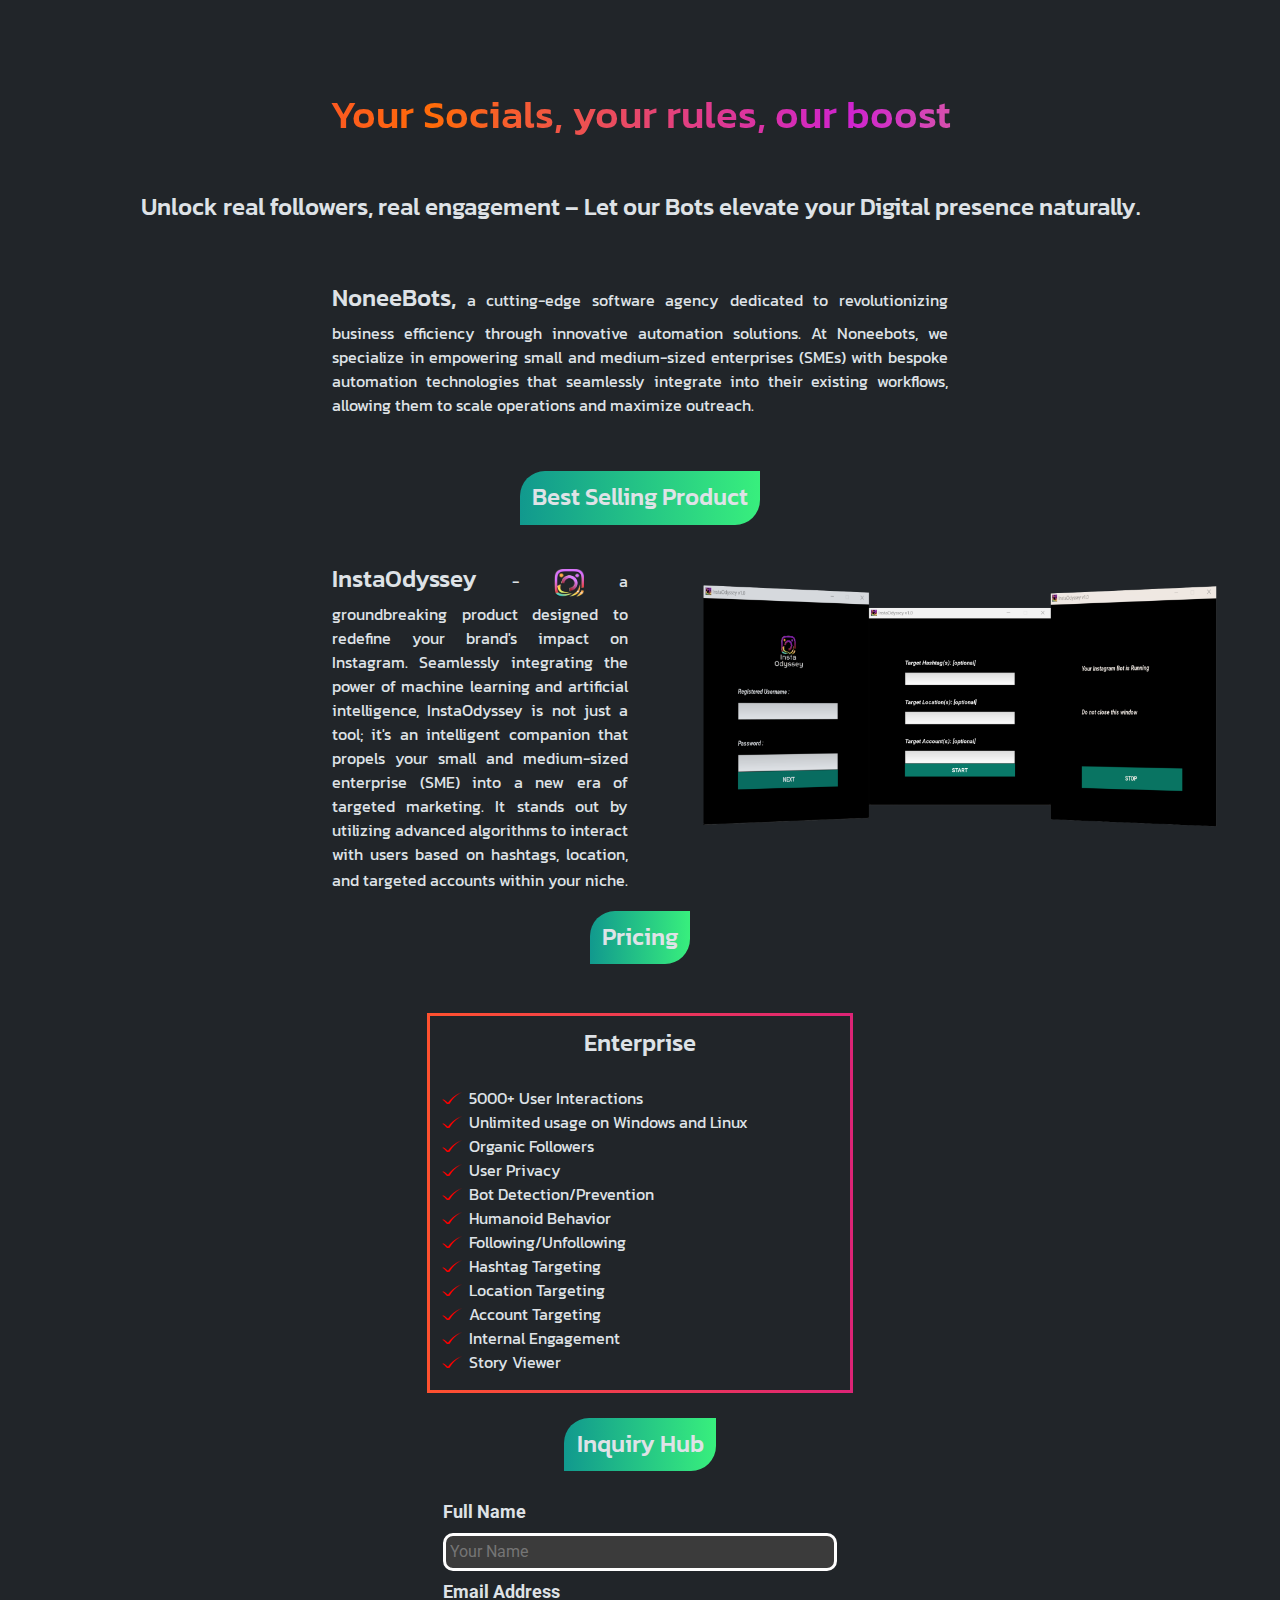
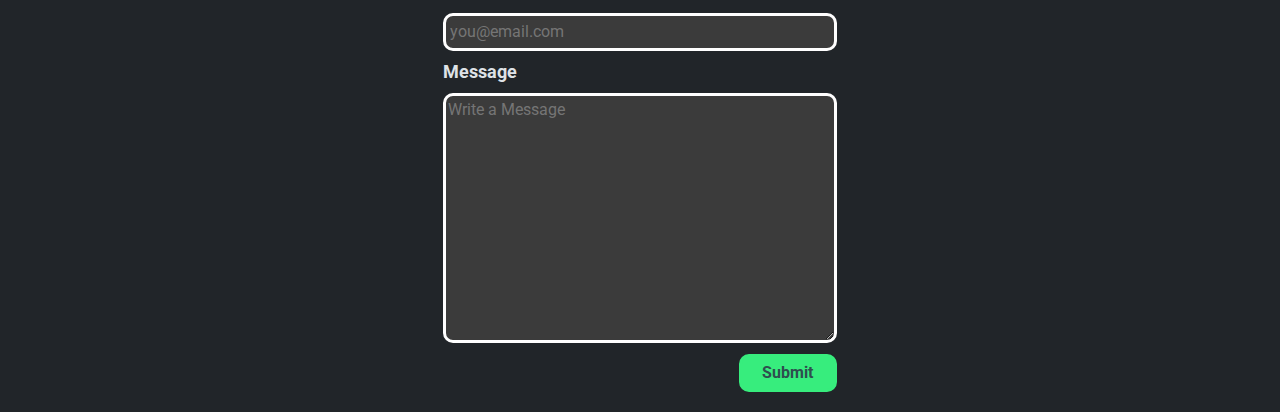
<file: index.html>
<!DOCTYPE html>
<html lang="en" data-bs-theme="dark">
<head>
    <meta charset="UTF-8">
    <meta name="viewport" content="width=device-width, initial-scale=1.0">

    <!-- OG TAGS -->
    <meta name="title" content="NoneeBots: Automation Bots" />
    <meta name="description" content="We present our state-of-the-art automations bots to grow your digital presence." />

    <!-- Open Graph / Facebook -->
    <meta property="og:type" content="website" />
    <meta property="og:url" content="https://noneebots.github.io/" />
    <meta property="og:title" content="NoneeBots: Automation Bots" />
    <meta property="og:description" content="We present our state-of-the-art automations bots to grow your digital presence." />
    <meta property="og:image" content="./imgs/meta_og.png" />

    <!-- Twitter -->
    <meta property="twitter:card" content="summary_large_image" />
    <meta property="twitter:url" content="https://noneebots.github.io/" />
    <meta property="twitter:title" content="NoneeBots: Automation Bots" />
    <meta property="twitter:description" content="We present our state-of-the-art automations bots to grow your digital presence." />
    <meta property="twitter:image" content="./imgs/meta_og.png" />

    <!-- End OG TAGS -->
    
    <link rel="apple-touch-icon" sizes="180x180" href="./imgs/favicons/apple-touch-icon.png">
    <link rel="icon" type="image/png" sizes="32x32" href="./imgs/favicons/favicon-32x32.png">
    <link rel="icon" type="image/png" sizes="16x16" href="./imgs/favicons/favicon-16x16.png">
    <link rel="manifest" href="./imgs/favicons/site.webmanifest">
    <link rel="mask-icon" href="./imgs/favicons/safari-pinned-tab.svg" color="#5bbad5">
    <meta name="msapplication-TileColor" content="#da532c">
    <meta name="theme-color" content="#ffffff">

    <link rel="stylesheet" href="css/index.css">
    <link rel="stylesheet" href="css/contact.css">
    <link rel="stylesheet" href="css/footer.css">
    <link rel="stylesheet" href="css/headingStyle.css">
    
    <!-- BootStrap -->
    <link href="https://cdn.jsdelivr.net/npm/bootstrap@5.3.2/dist/css/bootstrap.min.css" rel="stylesheet">
    <script src="https://cdn.jsdelivr.net/npm/bootstrap@5.3.2/dist/js/bootstrap.bundle.min.js"></script>

    <!-- FontAwesom -->
    <link rel="stylesheet" href="https://cdnjs.cloudflare.com/ajax/libs/font-awesome/6.4.0/css/all.min.css" integrity="sha512-iecdLmaskl7CVkqkXNQ/ZH/XLlvWZOJyj7Yy7tcenmpD1ypASozpmT/E0iPtmFIB46ZmdtAc9eNBvH0H/ZpiBw==" crossorigin="anonymous" referrerpolicy="no-referrer" />

    <title>NoneeBots | Automation Bots</title>
    <link rel="icon" type="image/x-icon" href="imgs/favicon.ico">
    
    <script
      src="https://code.jquery.com/jquery-3.3.1.js"
      integrity="sha256-2Kok7MbOyxpgUVvAk/HJ2jigOSYS2auK4Pfzbm7uH60="
      crossorigin="anonymous">
    </script>
    <script> 
    $(function(){
      $("#headerOuter").load("./templates/base_line_header.html"); 
      $("#footerOuter").load("./templates/base_line_footer.html"); 
    });
    </script> 

</head>
<body data-bs-spy="scroll" data-bs-target=".navbar" data-bs-offset="50">

    <!-- header -->
    <div id="headerOuter" class="sticky-top"></div>
    <!-- <div id="themeOuter" class="sticky-top"></div> -->

    <!-- Index.html -->
    <div id="home" class="container-fluid">
      <h1 id="dynamicHeading">Your Socials, your rules, our boost</h1>
      <h4>Unlock real followers, real engagement – Let our Bots elevate your Digital presence naturally.</h4>
    </div>
    
    <div id="section2" class="container-fluid">
      <div class="row">
        <div class="col-sm-3"></div>
        <div class="col-sm-6">
          <p>
            <h4 style="display: inline-block;">NoneeBots,</h4> a cutting-edge software agency dedicated to revolutionizing business efficiency through innovative automation solutions. At Noneebots, we specialize in empowering small and medium-sized enterprises (SMEs) with bespoke automation technologies that seamlessly integrate into their existing workflows, allowing them to scale operations and maximize outreach.
          </p>
        </div>
        <div class="col-sm-3"></div>
      </div>
    </div>

    <div id="section3" class="container-fluid">
      <div class="container-fluid heading">
        <h1 class="headingTopic" style="margin-bottom: 2%;">Best Selling Product</h1>
      </div>
      <div class="row">
        <div class="col-sm-3"></div>
        <div class="col-sm-3">
          <p> <h4 style="display: inline-block;">InstaOdyssey</h4> - <img class="img-fluid" src="./imgs/InstaOdysseyLogo.png" style="max-width: 10%;">
            a groundbreaking product designed to redefine your brand's impact on Instagram. Seamlessly integrating the power of machine learning and artificial intelligence, InstaOdyssey is not just a tool; it's an intelligent companion that propels your small and medium-sized enterprise (SME) into a new era of targeted marketing.
            It stands out by utilizing advanced algorithms to interact with users based on hashtags, location, and targeted accounts within your niche.
            <a href="./templates/instaOdyssey.html"><i class="fa-solid fa-up-right-from-square fa-beat" style="color: #63E6BE; font-size: larger;"></i></a>
          </p>
        </div>
        <div class="col-sm-6">
          <img class="img-fluid" src="./imgs/instaOdyssey.png">
        </div>
      </div>
    </div>

    <div id="price" class="container-fluid">
      <div class="container-fluid heading">
        <h1 class="headingTopic" style="margin-bottom: 4%;">Pricing</h1>
      </div>
      <div class="row">
        <div class="col-sm-4"></div>
        <div class="col-sm-4">
          <div class="row">
            <div class="col-sm-12 pricing" style="border-right-style: solid;">
              <h4 style="padding-bottom: 5%;">Enterprise</h4>
                <!-- <h4 style="display: inline-block;">InstaOdyssey <img class="img-fluid" src="./imgs/InstaOdysseyLogo.png" style="max-width: 10%;"></h4> -->
                <!-- <div class="container-fluid pricingHead">
                <h4 style="display: inline-block;">4,999$ </h4> <p style="display: inline-block;"> One time Payment</p>
                <br>
                <h4 style="display: inline-block;">500$ </h4> <p style="display: inline-block;"> Monthly Maintainance</p>
                </div>   -->
                <ul>
                  <li>5000+ User Interactions</li>
                  <li>Unlimited usage on Windows and Linux</li>
                  <li>Organic Followers</li>
                  <li>User Privacy</li>
                  <li>Bot Detection/Prevention</li>
                  <li>Humanoid Behavior</li>
                  <li>Following/Unfollowing</li>
                  <li>Hashtag Targeting</li>
                  <li>Location Targeting</li>
                  <li>Account Targeting</li>
                  <li>Internal Engagement</li>
                  <li>Story Viewer</li>
                </ul>
            </div>

<!--             
            <div class="col-sm-6 pricing">          
              <h4>Customizable</h4>
              <h4 style="display: inline-block;">InstaOdyssey <img class="img-fluid" src="./imgs/InstaOdysseyLogo.png" style="max-width: 10%;"></h4>
              <div class="container-fluid pricingHead">
                <h4 style="display: inline-block;">999 - 3,999$ </h4> <p style="display: inline-block;"> One time Payment</p>
                <br>
                <h4 style="display: inline-block;">500$ </h4> <p style="display: inline-block;"> Monthly Maintainance</p>
              </div>
              <ul>
                <li>Budget Friendly Customization</li>
                <li>Contact Us For Further Assistance</li>
              </ul>
          </div> 

        -->


        </div>
        <div class="col-sm-4"></div>
      </div>
    </div>

  <!-- Contact Form -->

    <div id="contact" class="container-fluid contactouter">
      <div class="container-fluid heading">
        <h1 class="headingTopic">Inquiry Hub</h1>
        </div>
      <div class="row">
          <div class="col-md-4"></div>
          <div class="col-md-4 contactinner">
              <form action="https://abdullahzamanbabar.pythonanywhere.com/corporateapp/contact" method="POST">
                  <label for="fname">Full Name</label>
                  <input type="text" id="fname" name="fullname" placeholder="Your Name" required>

                  <label for="email">Email Address</label>
                  <input type="email" id="email" name="emailaddress" placeholder="you@email.com" required>

                  <label for="message">Message</label>
                  <textarea id="message" name="message" placeholder="Write a Message" required></textarea>

                  <input type="submit" value="Submit" onclick="contact(document.getElementById('fname').value, document.getElementById('email').value, document.getElementById('message').value)">

                </form>
          </div>
          <div class="col-md-4"></div>
        </div>
    </div>

    <!-- footer -->
    <div id="footerOuter" class="container-fluid"></div>
  
    <!-- Custom JS -->
    <script src="./js/dynamicHeading.js"></script>
    <script src="./js/contact.js"></script>
    <script src="./js/location.js"></script>
</body>
</html>
</file>
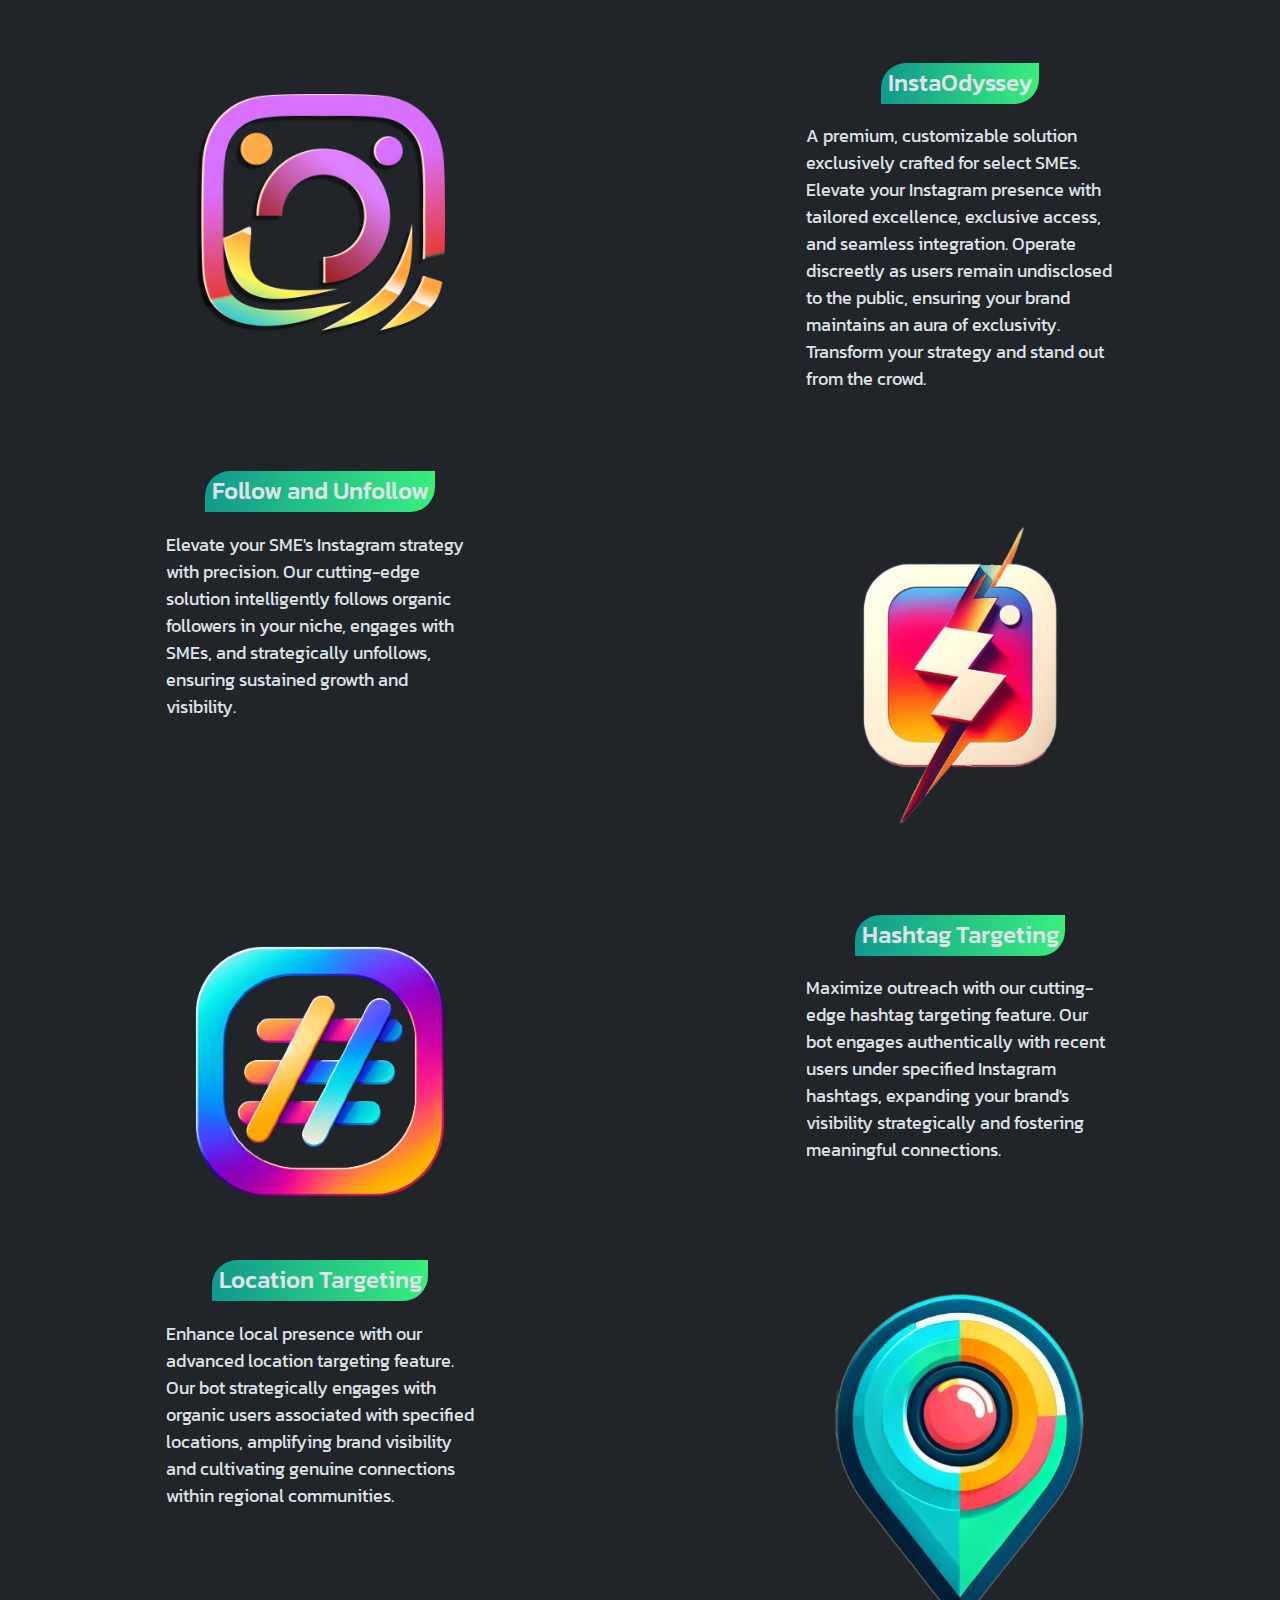
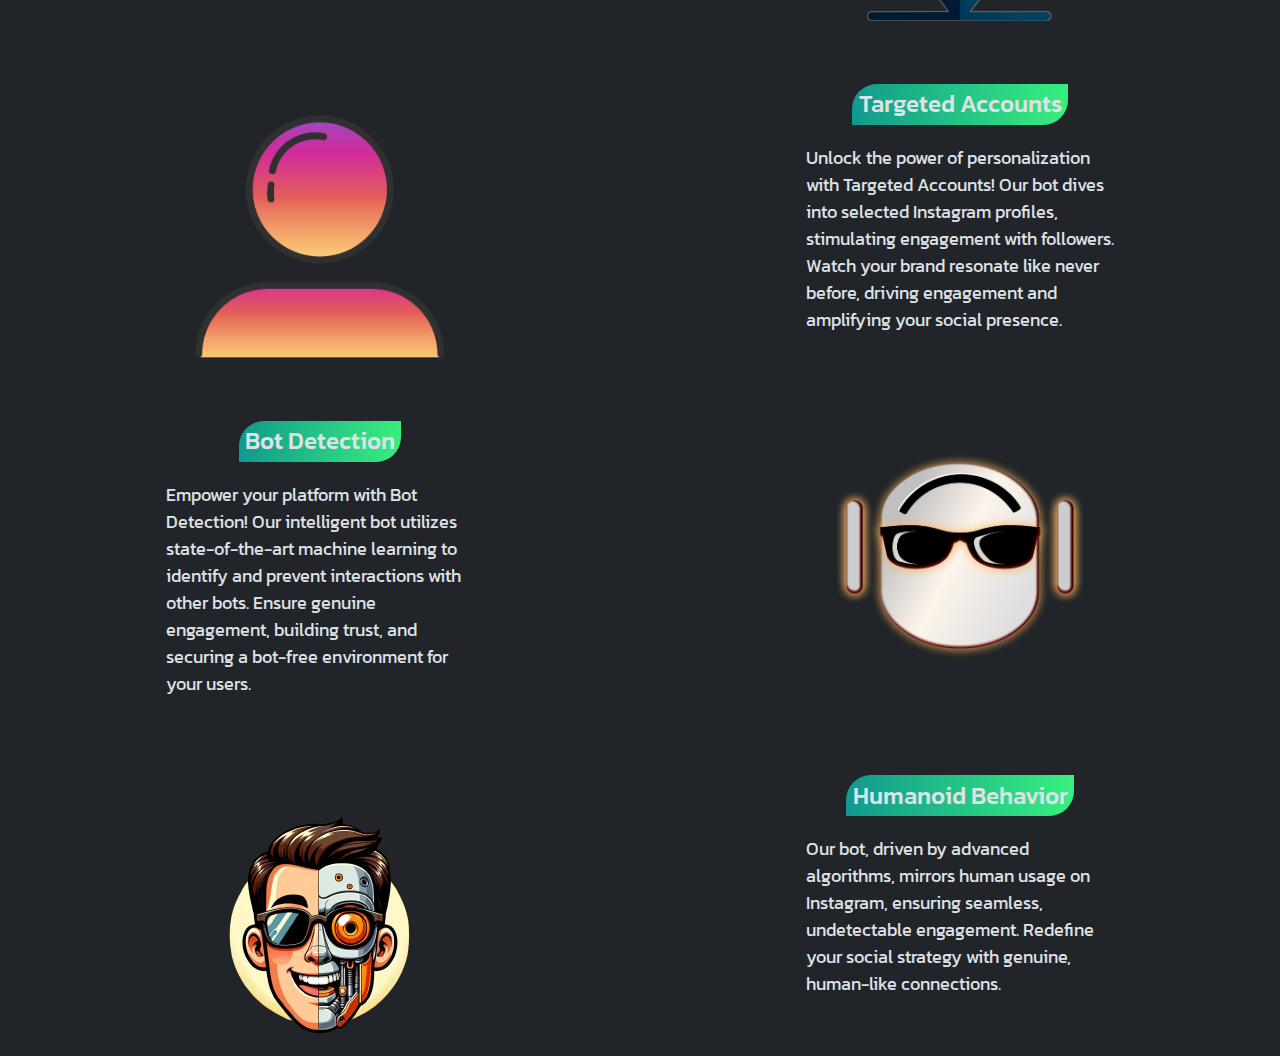
<file: templates/instaOdyssey.html>
<!DOCTYPE html>
<html lang="en" data-bs-theme="dark">
<head>
    <meta charset="UTF-8">
    <meta name="viewport" content="width=device-width, initial-scale=1.0">

    <!-- OG TAGS -->
    <meta name="title" content="NoneeBots: Instagram Automation Bot" />
    <meta name="description" content="We present our intelligent Instagram Automation bot 'InstaOdyssey' to grow your digital presence." />

    <!-- Open Graph / Facebook -->
    <meta property="og:type" content="website" />
    <meta property="og:url" content="https://noneebots.github.io/" />
    <meta property="og:title" content="NoneeBots: Instagram Automation Bot" />
    <meta property="og:description" content="We present our intelligent Instagram Automation bot 'InstaOdyssey' to grow your digital presence." />
    <meta property="og:image" content="./imgs/meta_og_insta.png" />

    <!-- Twitter -->
    <meta property="twitter:card" content="summary_large_image" />
    <meta property="twitter:url" content="https://noneebots.github.io/" />
    <meta property="twitter:title" content="NoneeBots: Instagram Automation Bot" />
    <meta property="twitter:description" content="We present our intelligent Instagram Automation bot 'InstaOdyssey' to grow your digital presence." />
    <meta property="twitter:image" content="./imgs/meta_og_insta.png" />

    <!-- End OG TAGS -->

    <link rel="apple-touch-icon" sizes="180x180" href="../imgs/favicons/apple-touch-icon.png">
    <link rel="icon" type="image/png" sizes="32x32" href="../imgs/favicons/favicon-32x32.png">
    <link rel="icon" type="image/png" sizes="16x16" href="../imgs/favicons/favicon-16x16.png">
    <link rel="manifest" href="../imgs/favicons/site.webmanifest">
    <link rel="mask-icon" href="../imgs/favicons/safari-pinned-tab.svg" color="#5bbad5">
    <meta name="msapplication-TileColor" content="#da532c">
    <meta name="theme-color" content="#ffffff">

    <link rel="stylesheet" href="../css/index.css">
    <link rel="stylesheet" href="../css/footer.css">
    <link rel="stylesheet" href="../css/instaOdyssey.css">
    
    <!-- BootStrap -->
    <link href="https://cdn.jsdelivr.net/npm/bootstrap@5.3.2/dist/css/bootstrap.min.css" rel="stylesheet">
    <script src="https://cdn.jsdelivr.net/npm/bootstrap@5.3.2/dist/js/bootstrap.bundle.min.js"></script>

    <!-- FontAwesom -->
    <link rel="stylesheet" href="https://cdnjs.cloudflare.com/ajax/libs/font-awesome/6.4.0/css/all.min.css" integrity="sha512-iecdLmaskl7CVkqkXNQ/ZH/XLlvWZOJyj7Yy7tcenmpD1ypASozpmT/E0iPtmFIB46ZmdtAc9eNBvH0H/ZpiBw==" crossorigin="anonymous" referrerpolicy="no-referrer" />

    <title>InstaOdyssey | NoneeBots</title>
    
    <script
      src="https://code.jquery.com/jquery-3.3.1.js"
      integrity="sha256-2Kok7MbOyxpgUVvAk/HJ2jigOSYS2auK4Pfzbm7uH60="
      crossorigin="anonymous">
    </script>
    <script> 
    $(function(){
      $("#headerOuter").load("base_line_header.html");
      $("#footerOuter").load("base_line_footer.html"); 
    });
    </script> 

</head>
<body data-bs-spy="scroll" data-bs-target=".navbar" data-bs-offset="50">

    <!-- header -->
    <div id="headerOuter" class="sticky-top"></div>

    <!-- InstaOdyssey -->

    <!-- Premium Product -->
    <div class="container-fluid">
      <div class="row">
        <div class="col-sm-6">
          <img class="img-fluid" src="../imgs/InstaOdysseyLogo.png">
        </div>
        <div class="col-sm-6">
          <h2>InstaOdyssey</h2>
          <p>
            A premium, customizable solution exclusively crafted for select SMEs. 
            Elevate your Instagram presence with tailored excellence, exclusive access, and seamless integration. 
            Operate discreetly as users remain undisclosed to the public, ensuring your brand maintains an aura of exclusivity. 
            Transform your strategy and stand out from the crowd.
          </p> 
        </div>
      </div>
    </div>

    <!-- Follow and Unfollow -->
    <div class="container-fluid">
      <div class="row">
        <div class="col-sm-6">
          <h2>Follow and Unfollow</h2>
          <p>
            Elevate your SME's Instagram strategy with precision. 
            Our cutting-edge solution intelligently follows organic followers in your niche, 
            engages with SMEs, and strategically unfollows, ensuring sustained growth and visibility.
          </p>
        </div>
        <div class="col-sm-6">
          <img class="img-fluid" src="../imgs/followUnfollow.png" style=" max-width: 350px;">
        </div>
      </div>
    </div>

    <!-- Hashtag targeting -->
    <div class="container-fluid">
      <div class="row">
        <div class="col-sm-6">
          <img class="img-fluid" src="../imgs/hashTarget.png">
        </div>
        <div class="col-sm-6">
          <h2>Hashtag Targeting</h2>
          <p>
            Maximize outreach with our cutting-edge hashtag targeting feature. 
            Our bot engages authentically with recent users under specified Instagram hashtags,
             expanding your brand's visibility strategically and fostering meaningful connections.
          </p>
        </div>
      </div>
    </div>

    <!-- Location targeting -->
    <div class="container-fluid">
      <div class="row">
        <div class="col-sm-6">
          <h2>Location Targeting</h2>
          <p>
            Enhance local presence with our advanced location targeting feature.
             Our bot strategically engages with organic users associated with specified locations, 
             amplifying brand visibility and cultivating genuine connections within regional communities.
          </p>
        </div>
        <div class="col-sm-6">
          <img class="img-fluid" src="../imgs/locationTarget2.png" style="max-width: 250px;">
        </div>
      </div>
    </div>

    <!-- Targeted Accounts -->
    <div class="container-fluid">
      <div class="row">
        <div class="col-sm-6">
          <img class="img-fluid" src="../imgs/userTarget.png">
        </div>
        <div class="col-sm-6">
          <h2>Targeted Accounts</h2>
          <p>
            Unlock the power of personalization with Targeted Accounts! 
            Our bot dives into selected Instagram profiles, stimulating engagement with followers. 
            Watch your brand resonate like never before, driving engagement and amplifying your social presence.
          </p>
        </div>
      </div>
    </div>

    <!-- Detecting similar Bots -->
    <div class="container-fluid">
      <div class="row">
        <div class="col-sm-6">
          <h2>Bot Detection</h2>
          <p>
            Empower your platform with Bot Detection! 
            Our intelligent bot utilizes state-of-the-art machine learning to identify and prevent interactions with other bots. 
            Ensure genuine engagement, building trust, and securing a bot-free environment for your users.
          </p>
        </div>
        <div class="col-sm-6">
          <img class="img-fluid" src="../imgs/robot.png">
        </div>
      </div>
    </div>

    <!-- HumanLike Behavior -->
    <div class="container-fluid">
      <div class="row">
        <div class="col-sm-6">
          <img class="img-fluid" src="../imgs/humanRobot.png">
        </div>
        <div class="col-sm-6">
          <h2>Humanoid Behavior</h2>
          <p>
            Our bot, driven by advanced algorithms, mirrors human usage on Instagram, 
            ensuring seamless, undetectable engagement. Redefine your social strategy with genuine, human-like connections.
          </p>
        </div>
      </div>
    </div>

    <!-- footer -->
    <div id="footerOuter" class="container-fluid"></div>
</body>
</html>
</file>
<file: css/index.css>
@import url('https://fonts.googleapis.com/css2?family=Dancing+Script&family=Kanit&display=swap');

body {
    position: relative; 
    font-family: 'Kanit', sans-serif !important;
    font-size: large;
}


#logo-img {
    width: 250px;
    padding-top: 1%;
}

.nav-item {
    padding-top:2%;
}

nav {
    border-bottom-style: solid;
    border-color: white;
    border-bottom-left-radius: 5%;
    border-bottom-right-radius: 5%;
}

#home {
    text-align: center;
    padding-top: 7%;
}

#home h4{
    padding-top: 2%;
}

#section2 {
    padding-top: 3%;
    text-align: justify;
}

#section3 {
    padding-top: 3%;
    text-align: justify;
}

#section3 h1{
    text-align: center;
}

#dynamicHeading {
    opacity: 1;
    height: 70px;
    transition: opacity 0.5s ease-in-out;
    /* color: #7BD3EA; */
    background: linear-gradient(to right, #f32170, 
    #ff6b08, #cf23cf, #eedd44); 
    -webkit-text-fill-color: transparent;
    background-clip:border-box;
    -webkit-background-clip: text; 
}

#section4 h1{
    text-align: center;
}

#section5 h1{
    text-align: center;
}

#themeChange{
    text-align: center;
    font-size: 150%;
}

#sun {
    color: #f97316;
}

#moon {
    color: #f97316;
}

#sun:hover {
    opacity: 0.3;
    cursor: pointer;
}

#moon:hover{
    opacity: 0.3;
    cursor: pointer;
}

.pricing {
    border: solid;
    /* border-image: linear-gradient(to right, #D4145A ,#FBB03B);
    border-image: linear-gradient(to right, #662D8C ,#ED1E79); */
    border-image: linear-gradient(to right, #FF512F ,#DD2476);
    border-image-slice: 1;
    padding-top: 3%;
}

.pricing ul{
    list-style: none;
    list-style: square inside url('../imgs/red-check.png');
    margin-left: 0;
    padding-left: 0;
}

.pricing h4{
    text-align: center;
}

.pricingHead {
    text-align: center;
    margin-top: 10%;
}

@media screen and (max-width: 580px) {
    .nav-item{
        display:none;
    }

    #themeChange{
        text-align: center;
        font-size: 150%;
        float: right;
    }

    .pricing {
        border-right-style: solid !important;
    }

    /* #dynamicHeading {
        height: 70px;
    } */
}
</file>
<file: css/contact.css>
@import url('https://fonts.googleapis.com/css2?family=Roboto:wght@400&display=swap');
@import url('https://fonts.googleapis.com/css2?family=Cinzel+Decorative:wght@700&display=swap');

.contactouter {
    /* border:solid; */
    /* background-color:#2e4f4f; */
    background-size: cover;
    background-repeat: no-repeat;
    margin-top: 2%;
}

/* .contactouter .row{
    border:solid;
} */

/* .contactouter .row > * {
    border:solid;
} */

/* .contactinner h1 {
    margin-top:4%;
    text-align: center;
    color: #2d3436;
    font-family: 'Cinzel Decorative';
} */

form {
    font-family: 'Roboto', sans-serif;
    padding-top:5%;
    padding-bottom:2%;
}

label {
    /* display:block; */
    font-size: 110%;
    /* color:#2d3436; */
    font-weight: bold;
}

input {
    /* display:block; */
    width:100%;
    padding:1%;
    border:solid;
    border-radius:10px;
    /* border-color: #ffffff; */
    margin-top: 2% !important;
    margin-bottom: 2% !important; 
}

input:focus {
    /* outline: 2px solid #f9daa7;  */
    outline: 2px solid #8aaae5; 
}

textarea {
    /* display:block; */
    width:100%;
    height:250px;
    border-radius:10px;
    border:solid;
    /* border-color: #ffffff; */
    margin-top: 2% !important;
    margin-bottom: 2% !important;   
    resize: none;
}

textarea:focus {
    outline: 2px solid #f9daa7; 
    outline: 2px solid #8aaae5;  
}

input[type=submit] {
    width:25%;
    padding:1%;
    float:right;
    text-align: center;
    /* background-color:#f9daa7;
    border-color: #f9daa7; */
    background-color: #37ed7d;
    border-color: #37ed7d;
    color: #2e4f4f;
    font-weight:bold;
    margin-top: -1% !important;
    margin-bottom: 5% !important;
    cursor:pointer;
}

input[type=submit]:hover{
    background-color: #ffffff;
    border-color: #ffffff;
    color:#2e4f4f;
}
</file>
<file: css/footer.css>
#footerOuter div{
    padding-left: 10%;
    padding-right: 10%;
    margin-top: 5%;
    /* border-top:solid; */
    text-align: center;
}
</file>
<file: css/headingStyle.css>
div .headingTopic {
    /* background: linear-gradient(to right, #eecda3, #ef629f);
    background: linear-gradient(to right, #fd746c, #ff9068);
    background: #ed1e79; background: -moz-linear-gradient(to right,  #ed1e79 0%,#662d8c 100%); background: -webkit-linear-gradient(to right,  #ed1e79 0%,#662d8c 100%); background: linear-gradient(to right,  #ed1e79 0%,#662d8c 100%);
    background: #fcce78; background: -moz-linear-gradient(to right,  #fcce78 0%,#7e2d02 100%); background: -webkit-linear-gradient(to right,  #fcce78 0%,#7e2d02 100%); background: linear-gradient(to right,  #D4145A 0%,#FBB03B 100%); */
    background: linear-gradient(to right, #11998E , #38EF7D);
    border-top-left-radius: 25px;
    border-bottom-right-radius: 25px;
    width: fit-content;
    padding:1%;
    font-size:x-large;
}

.heading {
    text-align: -webkit-center;
}

/* .head {
    text-align: -webkit-center; 
    border:solid;
} */
</file>
<file: css/instaOdyssey.css>
@import url('https://fonts.googleapis.com/css2?family=Roboto&display=swap');
@import url('https://fonts.googleapis.com/css2?family=Dancing+Script&family=Kanit&display=swap');

.row {
    /* border:solid;     */
    margin-top: 5% !important;
}

.col-sm-6 {
    /* border:solid; */
    text-align: center;
}

.col-sm-6 p{
    text-align: left;
    padding-left: 25%;
    padding-right: 25%;
    padding-top: 3%;
    font-size: large;
    font-family: 'Roboto', sans-serif;
    font-family: 'Kanit', sans-serif;
    /* hyphens: auto; */
}

.col-sm-6 h2{
    background: linear-gradient(to right, #11998E , #38EF7D);
    border-top-left-radius: 25px;
    border-bottom-right-radius: 25px;
    width: fit-content;
    padding:1%;
    font-size:x-large;
    margin: 0 auto;
    font-family: 'Roboto', sans-serif;
    font-family: 'Kanit', sans-serif;
}

/* By setting margin: 0 auto;, you instruct the browser to automatically calculate the left and right margins, effectively centering the heading within the container.  */

.col-sm-6 img {
    max-width: 250px;
    margin-top:5%;
}

@media screen and (max-width: 1144px) {
    .col-sm-6 p{
        padding: 0;
    }
}
</file>
